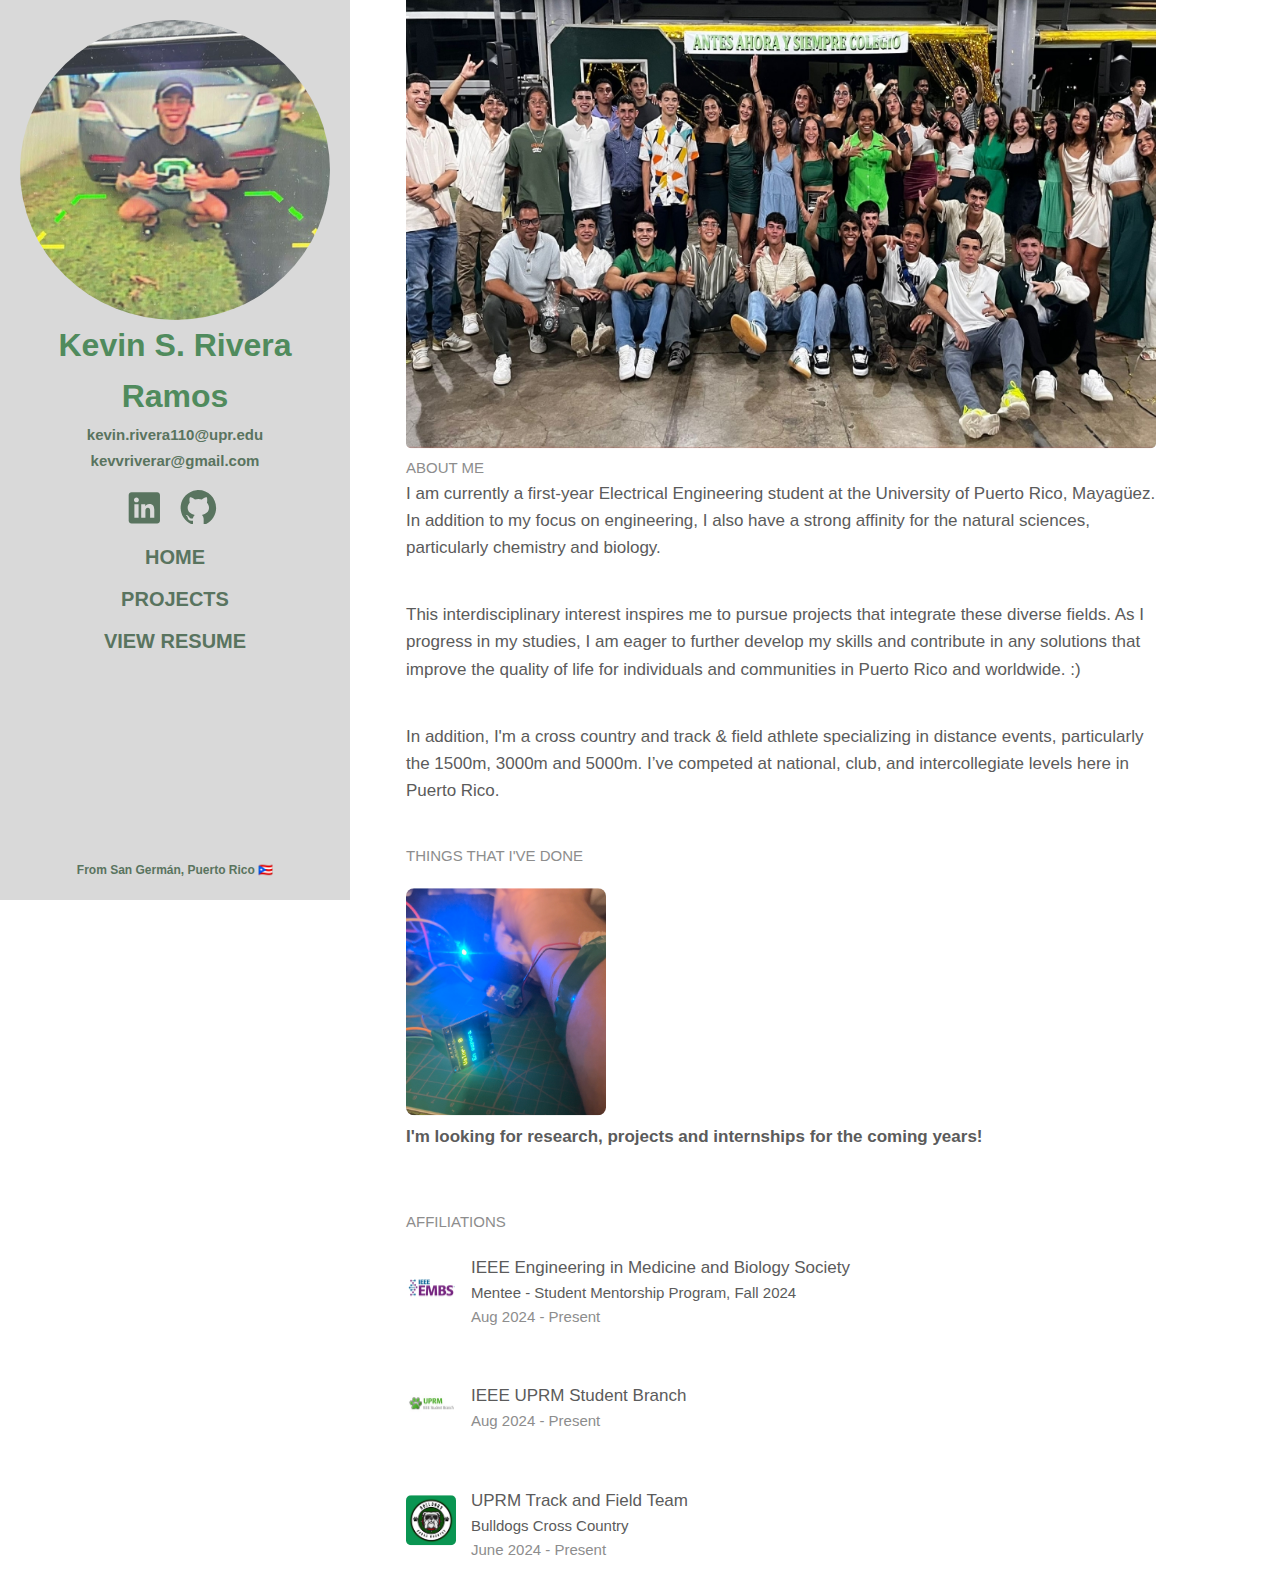
<file: index.html>
<!DOCTYPE html>
<html>
<head>
    <meta charset="UTF-8">
	 <meta name="viewport" content="width=device-width, initial-scale=1.0">
    <title>Kevin Rivera Portafolio </title>
    <link rel="stylesheet" href="style.css">
</head>
<body>
	<div class="container">
	<aside class="sidebar">
	  	<img src="kev.jpeg" alt="Kevin" class="folio-image">
   	  <h1 align="center">Kevin S. Rivera Ramos</h1>
    	  <div align="center" class="emails">
        <a href="mailto:kevin.rivera110@upr.edu" target="_blank">
        <b>kevin.rivera110@upr.edu</b>
        </a>
        <a href="mailto:kevvriverar@gmail.com" target="_blank">
        <b>kevvriverar@gmail.com</b>
        </a>
    	 </div>
    <div class="professional" align="center">
<a href="https://linkedin.com/in/kevriverar" target="_blank">
		<svg xmlns="http://www.w3.org/2000/svg" x="0px" y="0px" width="50" height="50" viewBox="0,0,300,150"style="fill:#508B5D;"><g fill="#59745F" fill-rule="nonzero" stroke="none" stroke-width="1" stroke-linecap="butt" stroke-linejoin="miter" stroke-miterlimit="10" stroke-dasharray="" stroke-dashoffset="0" font-family="none" font-weight="none" font-size="none" text-anchor="none" style="mix-blend-mode: normal"><g transform="scale(8.53333,8.53333)"><path d="M24,4h-18c-1.105,0 -2,0.895 -2,2v18c0,1.105 0.895,2 2,2h18c1.105,0 2,-0.895 2,-2v-18c0,-1.105 -0.895,-2 -2,-2zM10.954,22h-2.95v-9.492h2.95zM9.449,11.151c-0.951,0 -1.72,-0.771 -1.72,-1.72c0,-0.949 0.77,-1.719 1.72,-1.719c0.948,0 1.719,0.771 1.719,1.719c0,0.949 -0.771,1.72 -1.719,1.72zM22.004,22h-2.948v-4.616c0,-1.101 -0.02,-2.517 -1.533,-2.517c-1.535,0 -1.771,1.199 -1.771,2.437v4.696h-2.948v-9.492h2.83v1.297h0.04c0.394,-0.746 1.356,-1.533 2.791,-1.533c2.987,0 3.539,1.966 3.539,4.522z"></path></g></g></svg></a>
        <a href="https://github.com/kevriverar" target="_blank">
     <svg xmlns="http://www.w3.org/2000/svg" x="0px" y="0px" width="50" height="50" viewBox="0,0,300,150"style="fill:#508B5D;"><g fill="#59745F" fill-rule="nonzero" stroke="none" stroke-width="1" stroke-linecap="butt" stroke-linejoin="miter" stroke-miterlimit="10" stroke-dasharray="" stroke-dashoffset="0" font-family="none" font-weight="none" font-size="none" text-anchor="none" style="mix-blend-mode: normal"><g transform="scale(10.66667,10.66667)"><path d="M10.9,2.1c-4.6,0.5 -8.3,4.2 -8.8,8.7c-0.5,4.7 2.2,8.9 6.3,10.5c0.3,0.1 0.6,-0.1 0.6,-0.5v-1.6c0,0 -0.4,0.1 -0.9,0.1c-1.4,0 -2,-1.2 -2.1,-1.9c-0.1,-0.4 -0.3,-0.7 -0.6,-1c-0.3,-0.1 -0.4,-0.1 -0.4,-0.2c0,-0.2 0.3,-0.2 0.4,-0.2c0.6,0 1.1,0.7 1.3,1c0.5,0.8 1.1,1 1.4,1c0.4,0 0.7,-0.1 0.9,-0.2c0.1,-0.7 0.4,-1.4 1,-1.8c-2.3,-0.5 -4,-1.8 -4,-4c0,-1.1 0.5,-2.2 1.2,-3c-0.1,-0.2 -0.2,-0.7 -0.2,-1.4c0,-0.4 0,-1 0.3,-1.6c0,0 1.4,0 2.8,1.3c0.5,-0.2 1.2,-0.3 1.9,-0.3c0.7,0 1.4,0.1 2,0.3c1.3,-1.3 2.8,-1.3 2.8,-1.3c0.2,0.6 0.2,1.2 0.2,1.6c0,0.8 -0.1,1.2 -0.2,1.4c0.7,0.8 1.2,1.8 1.2,3c0,2.2 -1.7,3.5 -4,4c0.6,0.5 1,1.4 1,2.3v2.6c0,0.3 0.3,0.6 0.7,0.5c3.7,-1.5 6.3,-5.1 6.3,-9.3c0,-6 -5.1,-10.7 -11.1,-10z"></path></g></g>
</svg></a>
</div>
	<div id="navigation" align="center">
		<ul>
		<li><a href="#about">HOME</a></li>
		<li><a href="#projects">PROJECTS</a></li>
		<li><a href="https://drive.google.com/file/d/1AWBJmJLLUcEUtU2rjRly6zsrP-9Yrpcg/view?usp=drivesdk">VIEW RESUME</a></li>
		</ul>
	</div>
	<div class="side-footer">
	<p> From San Germán, Puerto Rico 🇵🇷 </p>
	</div>
</aside>
<!-- Main content-->
<main class="main-content">
	<div class="main-text">
		<img src="background.jpeg" id="about">
		<h3>ABOUT ME</h3>
		<p>I am currently a first-year Electrical Engineering student at the University of Puerto Rico, Mayagüez. In addition to my focus on engineering, I also have a strong affinity for the natural sciences, particularly chemistry and biology.</p>
		<hr>
		<p> This interdisciplinary interest inspires me to pursue projects that integrate these diverse fields. As I progress in my studies, I am eager to further develop my skills and contribute in any solutions that improve the quality of life for individuals and communities in Puerto Rico and worldwide. :)</p>	
		<hr>
		<p>In addition, I'm a cross country and track & field athlete specializing in distance events, particularly the 1500m, 3000m and 5000m. I’ve competed at national, club, and intercollegiate levels here in Puerto Rico.</p>
		<hr>
		<h3>THINGS THAT I'VE DONE </h3>
<div class="gallery">
    <div class="gallery-item" onclick="location.href='piezo.html'">
        <img src="piezo.JPG" alt="Piezo Muscular Monitor">
        <div class="info">Device that detects and assigns a numerical value to the signals received from a piezoelectric sensor. Personal Project - 2024</div>
<p id="projects"><b>I'm looking for research, projects and internships for the coming years!</b></p>
</div> 
</div>
<hr>
		<h3>AFFILIATIONS</h3>
<div class="affiliations">
    <div class="affiliation-item">
        <a href="https://instagram.com/embsuprm/"><img src="ieee-embs.jpeg" alt="IEEE EMBS" class="affiliation-image"></a>
        <div class="affiliation-details">
            <p>IEEE Engineering in Medicine and Biology Society</p>
            <h4>Mentee - Student Mentorship Program, Fall 2024</h4>
            <h3>Aug 2024 - Present</h3>
        </div>
    </div>
    <hr>
    <div class="affiliation-item">
        <a href="https://instagram.com/ieee.uprm/"><img src="ieee.jpeg" alt="IEEE UPRM" class="affiliation-image"></a>
        <div class="affiliation-details">
            <p>IEEE UPRM Student Branch</p>
            <h3>Aug 2024 - Present</h3>
        </div>
    </div>
    <hr>
    <div class="affiliation-item">
        <a href="https://www.instagram.com/bulldogs_xc/"><img src="bulldogs.jpeg" alt="UPRM Track Team" class="affiliation-image"></a>
        <div class="affiliation-details">
            <p>UPRM Track and Field Team</p>
            <h4>Bulldogs Cross Country</h4>
            <h3>June 2024 - Present</h3>
        </div>
    </div>
</div>
</main>
 <script src="script.js"></script>
</body>
</html>
</file>
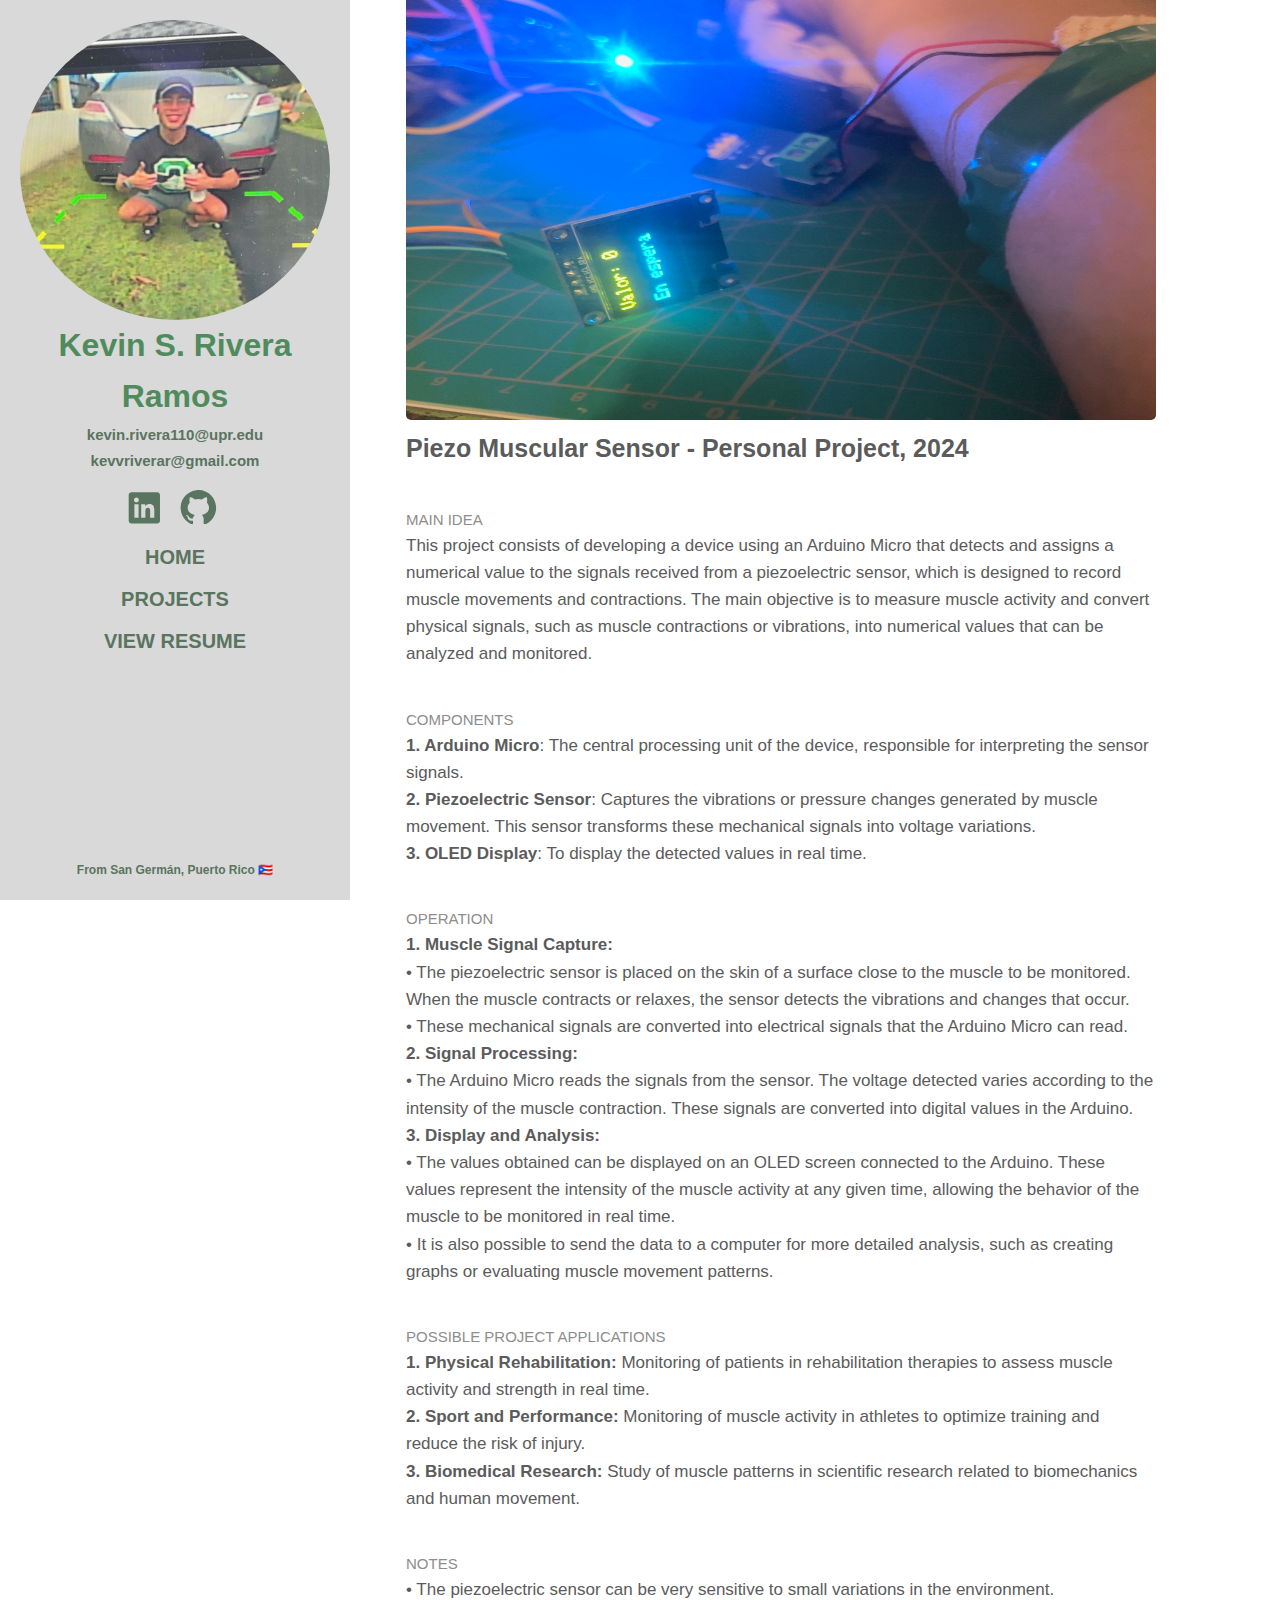
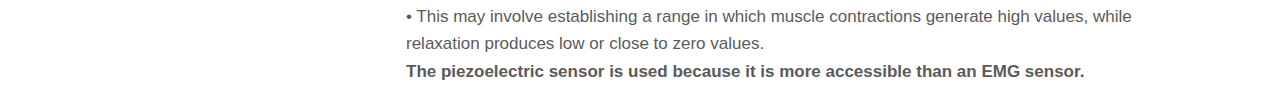
<file: piezo.html>
<!DOCTYPE html>
<html>
<head>
    <meta charset="UTF-8">
	 <meta name="viewport" content="width=device-width, initial-scale=1.0">
    <title>Piezo Muscular Monitor </title>
    <link rel="stylesheet" href="style.css">
</head>
<body>
	<div class="container">
	<aside class="sidebar">
	  	<img src="kev.jpeg" alt="Kevin" class="folio-image">
   	  <h1 align="center">Kevin S. Rivera Ramos</h1>
    	  <div align="center" class="emails">
        <a href="mailto:kevin.rivera110@upr.edu" target="_blank">
        <b>kevin.rivera110@upr.edu</b>
        </a>
        <a href="mailto:kevvriverar@gmail.com" target="_blank">
        <b>kevvriverar@gmail.com</b>
        </a>
    	 </div>
    <div class="professional" align="center">
<a href="https://linkedin.com/in/kevriverar" target="_blank">
		<svg xmlns="http://www.w3.org/2000/svg" x="0px" y="0px" width="50" height="50" viewBox="0,0,300,150"style="fill:#508B5D;"><g fill="#59745F" fill-rule="nonzero" stroke="none" stroke-width="1" stroke-linecap="butt" stroke-linejoin="miter" stroke-miterlimit="10" stroke-dasharray="" stroke-dashoffset="0" font-family="none" font-weight="none" font-size="none" text-anchor="none" style="mix-blend-mode: normal"><g transform="scale(8.53333,8.53333)"><path d="M24,4h-18c-1.105,0 -2,0.895 -2,2v18c0,1.105 0.895,2 2,2h18c1.105,0 2,-0.895 2,-2v-18c0,-1.105 -0.895,-2 -2,-2zM10.954,22h-2.95v-9.492h2.95zM9.449,11.151c-0.951,0 -1.72,-0.771 -1.72,-1.72c0,-0.949 0.77,-1.719 1.72,-1.719c0.948,0 1.719,0.771 1.719,1.719c0,0.949 -0.771,1.72 -1.719,1.72zM22.004,22h-2.948v-4.616c0,-1.101 -0.02,-2.517 -1.533,-2.517c-1.535,0 -1.771,1.199 -1.771,2.437v4.696h-2.948v-9.492h2.83v1.297h0.04c0.394,-0.746 1.356,-1.533 2.791,-1.533c2.987,0 3.539,1.966 3.539,4.522z"></path></g></g></svg></a>
        <a href="https://github.com/kevriverar" target="_blank">
     <svg xmlns="http://www.w3.org/2000/svg" x="0px" y="0px" width="50" height="50" viewBox="0,0,300,150"style="fill:#508B5D;"><g fill="#59745F" fill-rule="nonzero" stroke="none" stroke-width="1" stroke-linecap="butt" stroke-linejoin="miter" stroke-miterlimit="10" stroke-dasharray="" stroke-dashoffset="0" font-family="none" font-weight="none" font-size="none" text-anchor="none" style="mix-blend-mode: normal"><g transform="scale(10.66667,10.66667)"><path d="M10.9,2.1c-4.6,0.5 -8.3,4.2 -8.8,8.7c-0.5,4.7 2.2,8.9 6.3,10.5c0.3,0.1 0.6,-0.1 0.6,-0.5v-1.6c0,0 -0.4,0.1 -0.9,0.1c-1.4,0 -2,-1.2 -2.1,-1.9c-0.1,-0.4 -0.3,-0.7 -0.6,-1c-0.3,-0.1 -0.4,-0.1 -0.4,-0.2c0,-0.2 0.3,-0.2 0.4,-0.2c0.6,0 1.1,0.7 1.3,1c0.5,0.8 1.1,1 1.4,1c0.4,0 0.7,-0.1 0.9,-0.2c0.1,-0.7 0.4,-1.4 1,-1.8c-2.3,-0.5 -4,-1.8 -4,-4c0,-1.1 0.5,-2.2 1.2,-3c-0.1,-0.2 -0.2,-0.7 -0.2,-1.4c0,-0.4 0,-1 0.3,-1.6c0,0 1.4,0 2.8,1.3c0.5,-0.2 1.2,-0.3 1.9,-0.3c0.7,0 1.4,0.1 2,0.3c1.3,-1.3 2.8,-1.3 2.8,-1.3c0.2,0.6 0.2,1.2 0.2,1.6c0,0.8 -0.1,1.2 -0.2,1.4c0.7,0.8 1.2,1.8 1.2,3c0,2.2 -1.7,3.5 -4,4c0.6,0.5 1,1.4 1,2.3v2.6c0,0.3 0.3,0.6 0.7,0.5c3.7,-1.5 6.3,-5.1 6.3,-9.3c0,-6 -5.1,-10.7 -11.1,-10z"></path></g></g>
</svg></a>
</div>
	<div id="navigation" align="center">
		<ul>
		<li><a href="index.html">HOME</a></li>
		<li><a href="index.html">PROJECTS</a></li>
		<li><a href="https://drive.google.com/file/d/1AWBJmJLLUcEUtU2rjRly6zsrP-9Yrpcg/view?usp=drivesdk">VIEW RESUME</a></li>
		</ul>
	</div>
	<div class="side-footer">
	<p> From San Germán, Puerto Rico 🇵🇷 </p>
	</div>
</aside>
<main class="main-content">
	<div class="main-text">
			<img src="piezo.JPG">
	   <h1>Piezo Muscular Sensor - Personal Project, 2024</h1>
	<hr>
		<h3>MAIN IDEA</h3>
		<p>This project consists of developing a device using an Arduino Micro that detects and assigns a numerical value to the signals received from a piezoelectric sensor, which is designed to record muscle movements and contractions. The main objective is to measure muscle activity and convert physical signals, such as muscle contractions or vibrations, into numerical values ​​that can be analyzed and monitored.
</p>
		<hr>
		<h3> COMPONENTS</h3>	
		<p><b>1. Arduino Micro</b>: The central processing unit of the device, responsible for interpreting the sensor signals.</p>
<p><b>2. Piezoelectric Sensor</b>: Captures the vibrations or pressure changes generated by muscle movement. This sensor transforms these mechanical signals into voltage variations.</p>
<p><b>3. OLED Display</b>: To display the detected values ​​in real time.</p>
		<hr>
				<h3>OPERATION</h3>
		<p><b>1. Muscle Signal Capture:</b></p>
<p>• The piezoelectric sensor is placed on the skin of a surface close to the muscle to be monitored. When the muscle contracts or relaxes, the sensor detects the vibrations and changes that occur.</p>
<p>• These mechanical signals are converted into electrical signals that the Arduino Micro can read.</p>
<p><b>2. Signal Processing:</b></p>
<p>• The Arduino Micro reads the signals from the sensor. The voltage detected varies according to the intensity of the muscle contraction. These signals are converted into digital values ​​in the Arduino.</p>
<p><b>3. Display and Analysis:</b></p>
<p>• The values ​​obtained can be displayed on an OLED screen connected to the Arduino. These values ​​represent the intensity of the muscle activity at any given time, allowing the behavior of the muscle to be monitored in real time.</p>
<p>• It is also possible to send the data to a computer for more detailed analysis, such as creating graphs or evaluating muscle movement patterns.</p>
<hr>
<h3>POSSIBLE PROJECT APPLICATIONS</h3>
<p><b>1. Physical Rehabilitation:</b> Monitoring of patients in rehabilitation therapies to assess muscle activity and strength in real time.</p>
<p><b>2. Sport and Performance:</b> Monitoring of muscle activity in athletes to optimize training and reduce the risk of injury.</p>
<p><b>3. Biomedical Research:</b> Study of muscle patterns in scientific research related to biomechanics and human movement.</p>
<hr>
<h3>NOTES</h3>
<p>• The piezoelectric sensor can be very sensitive to small variations in the environment.</p>
<p>• This may involve establishing a range in which muscle contractions generate high values, while relaxation produces low or close to zero values.</p>
<p><b>The piezoelectric sensor is used because it is more accessible than an EMG sensor.</b></p>
</div>
</main>
 <script src="script.js"></script>
</body>
</html>
</file>
<file: style.css>
* {
    margin: 0;
    padding: 0;
    box-sizing: border-box;
}

html {
    scroll-behavior: smooth;
}

body {
    font-family: Arial, sans-serif;
    line-height: 1.6;
	 overflow-x:hidden;
	background-color: white;
}

.container {
    display: flex;
    min-height: 100vh;       
    flex-wrap: nowrap;        
}

.sidebar {
	 position: fixed;
	margin: 0px;
	 height: 100vh;
    width: 350px;           
    padding: 20px;         
    background-color: #D9D9D9;
    display: flex;
    flex-direction: column;   
	 overflow: hidden;
}

.sidebar h1 {
  color: #508B5D; 
}

.sidebar ul {
    list-style: none;
}

.sidebar ul li {
    margin: 10px 0;
}

.sidebar ul li a {
    color: #59745F; 
    font-size: 20px; 
    text-decoration: none;
	 font-weight:bold;
	 align-items:center;
}

.sidebar ul li a:hover {
    color: #508B5D; 
}

.emails a {
    text-decoration: none;
}

.emails b a:hover {
    color: #508B5D; 
}

.emails b {
	 color: #59745F;
	 font-size: 15px; 
}

.folio-image {
    border-radius: 50%;
    width: 100%;             
    height: 300px;            
}

.side-footer {
	 color: #59745F; 
	 font-size: 12px;
	 font-weight: bold;
	 text-align: center; 
	 margin-top: auto;
}

.main-content {
    flex-grow: 1;
    padding: 20px;
    margin-left: 350px;  
    position: relative;
}
.main-text img {
	 height: 500px;
	 width: 750px;
	 max-width: 750px;
	 max-height: auto;
    transition: opacity 1s ease-in-out;
	 border-radius: 5px;
}

hr {
    border: none; 
    height: 25px; 
    background-color: transparent; 
    padding: 20px 0; 
    visibility: hidden
}

.main-text {
    position: absolute; 
    top: 100px;
	 overflow-x:hidden;
 	 top: 30%; 
    left: 30%; 
    transform: translate(-30%, -20%); 
    text-align: left; 
    padding: 5px;
	 max-width: 100%;
	 margin-bottom: 10px;
    width: auto;
    height: auto;
}
.main-text h1 {
	 font-family: "Gill Sans", sans-serif;
	 font-size: 25px;
	 color: #5B5B5B;
}
.main-text p {
    font-family: Arial, sans-serif;
	 color: #5B5B5B;
 	 font-size: 17px;
	 font-weight: 600;
    text-decoration: none;
	 font-weight: normal;
}

.main-text h3{
	 font-family: "Gill Sans", sans-serif;
	 color: #8D8D8D;
    font-size: 15px;
    font-weight: lighter;
}
.main-text h4{
	 font-family: "Gill Sans", sans-serif;
	 color: #5B5B5B;
    font-size: 15px;
    font-weight: normal;
}
.main-text a{
    text-decoration: none;
}

.gallery {
    max-width: 1000px;       
    display: flex;           
    flex-wrap: wrap;         
    justify-content: space-between; 
    overflow-x: auto;        
    gap: 5px;              
    margin: 20px auto;      
}

.gallery-item {
    position: relative;      
    cursor: pointer;          
}

.gallery-item img {
    width: 200px;            
    max-width: 250px;        
    height: auto;            
    border-radius: 8px;      
    transition: transform 0.3s; 
}

.gallery-item:hover img {
    transform: scale(1.05);  
}

.info {
    position: absolute;
    bottom: 10px;       
    left: 10px;
    background: rgba(0, 0, 0, 0.7); 
    color: white;
    padding: 5px;
    opacity: 0;              
    transition: opacity 0.1s; 
}

.gallery-item:hover .info {
    opacity: 1;    
}
.affiliations {
    margin-top: 20px;
}

.affiliation-item {
    display: flex;
    align-items: center;
    margin-bottom: 10px;
}
.affiliation-image {
    width: 50px !important;
    height: 50px !important;
    max-width: 50px;
    max-height: 50px;
    margin-right: 15px;
    border-radius: 50%;
    object-fit: cover;
}
.affiliation-details {
    display: flex;
    flex-direction: column;
}
</file>
